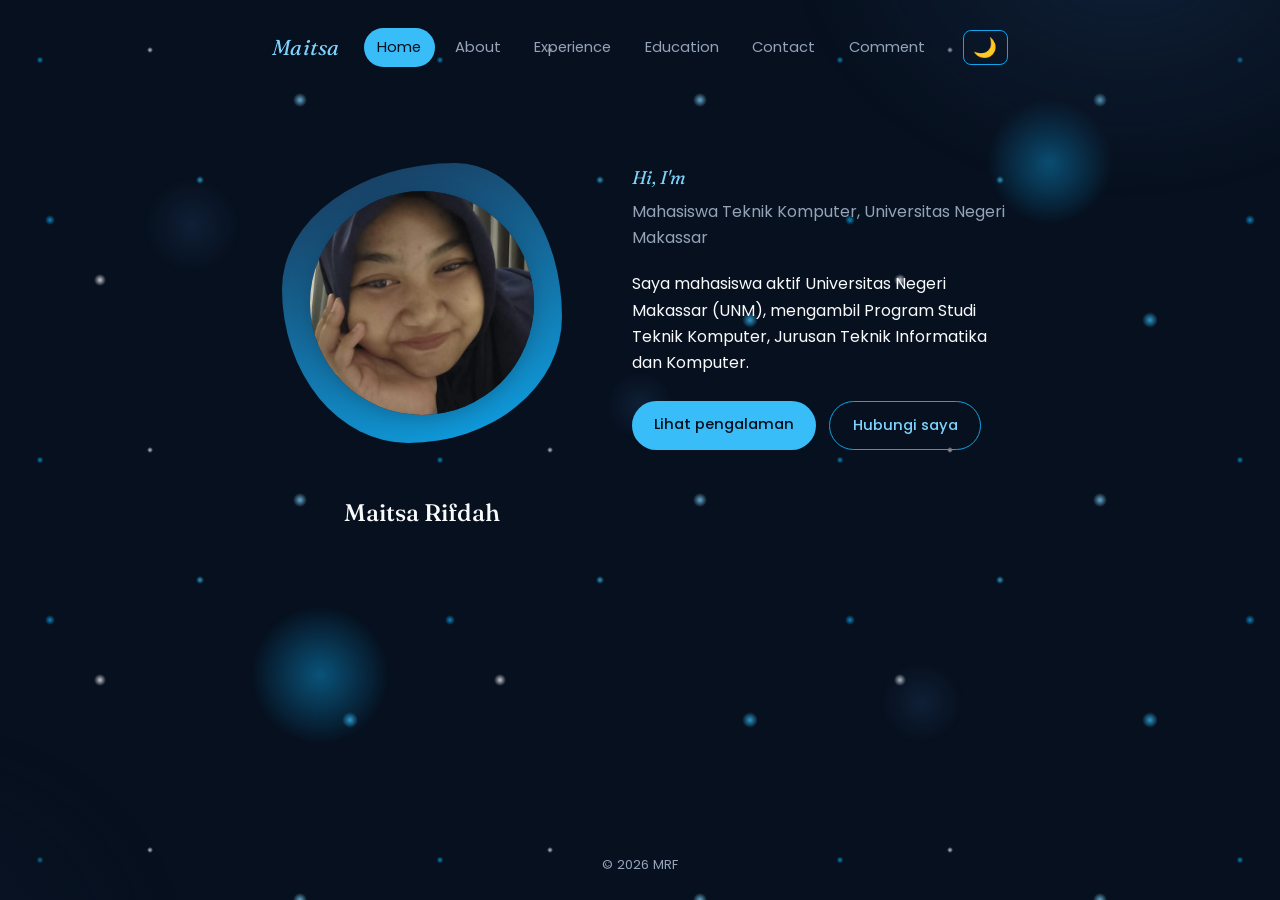
<file: index.html>
<!DOCTYPE html>
<html lang="id">
<head>
</script>
<meta charset="UTF-8">
<meta name="viewport" content="width=device-width, initial-scale=1.0">
<link rel="stylesheet" href="style.css">
<title>Home</title>

</head>
<body>
<div class="page">

<div class="absurd-wrapper">
    <div class="absurd-item a1"> .✦ ݁˖</div>
</div>

<nav class="navbar">
    <a href="index.html" class="brand">Maitsa<span></span></a>
    <ul class="nav-links">
    <li><a href="index.html" class="active">Home</a></li>
    <li><a href="about.html">About</a></li>
    <li><a href="pengalaman.html">Experience</a></li>
    <li><a href="pendidikan.html">Education</a></li>
    <li><a href="contact.html">Contact</a></li>
    <li><a href="comment.html">Comment</a></li>
    </ul>
        <button id="theme-toggle" class="btn-ghost" style="padding: 0.3rem 0.6rem; font-size: 1.2rem; cursor: pointer; border-radius: 8px; border: 1.5px solid var(--sky); background: transparent;">🌙</button>
</nav>
</nav>

<main class="content">
    <section class="hero">
        <div class="hero-left">
        <div class="avatar-wrap">
        <div class="avatar-blob"></div>
        <div class="avatar-circle">
        <span> <img src="fotolagi.jpeg" alt="Foto Maitsa"></span>
        </div>
        </div>
        <br> 
        <h2 class="nama-bawah">Maitsa Rifdah</h2>
    </div>

    <div class="hero-text">
        <p class="hero-greeting">
            <span id="typing-text"></span><span class="cursor"></span></p>
        <p class="hero-role">Mahasiswa Teknik Komputer, Universitas Negeri Makassar</p>
        <p>
        Saya mahasiswa aktif Universitas Negeri Makassar (UNM),
        mengambil Program Studi Teknik Komputer, Jurusan Teknik Informatika
        dan Komputer. 
        </p>
        <div class="hero-actions">
        <a href="pengalaman.html" class="btn btn-primary">Lihat pengalaman</a>
        <a href="contact.html" class="btn btn-ghost">Hubungi saya</a>
        </div>
    </div>
    </section>
</main>

<footer>© 2026 MRF </footer>

</div>
<script>
    const toggleButton = document.getElementById('theme-toggle');
    const rootElement = document.documentElement;
    const currentTheme = localStorage.getItem('theme');
    
    if (currentTheme === 'light') {
        rootElement.setAttribute('data-theme', 'light');
        toggleButton.textContent = '☀️'; 
    }
    toggleButton.addEventListener('click', () => {
        let theme = rootElement.getAttribute('data-theme');
        
        if (theme === 'light') {
            rootElement.removeAttribute('data-theme');
            localStorage.setItem('theme', 'dark');
            toggleButton.textContent = '🌙';
        } else {
            rootElement.setAttribute('data-theme', 'light');
            localStorage.setItem('theme', 'light');
            toggleButton.textContent = '☀️';
        }
    });
</script>
<script>
    const textTarget = document.getElementById("typing-text");
    const words = ["Hi, I'm"];
    let wordIndex = 0;
    let charIndex = 0;
    let isDeleting = false;

    function typeEffect() {
        const currentWord = words[wordIndex];
        if (isDeleting) {
            textTarget.textContent = currentWord.substring(0, charIndex - 1);
            charIndex--;
        } else {
            textTarget.textContent = currentWord.substring(0, charIndex + 1);
            charIndex++;
        }

        let typingSpeed = 150; 
        if (!isDeleting && charIndex === currentWord.length) {
            typingSpeed = 2000; 
            isDeleting = true;
        } else if (isDeleting && charIndex === 0) {
            isDeleting = false;
            wordIndex = (wordIndex + 1) % words.length;
            typingSpeed = 500;
        }
        setTimeout(typeEffect, typingSpeed);
    }
    document.addEventListener("DOMContentLoaded", typeEffect);
</script>
</body>
</html>
</file>
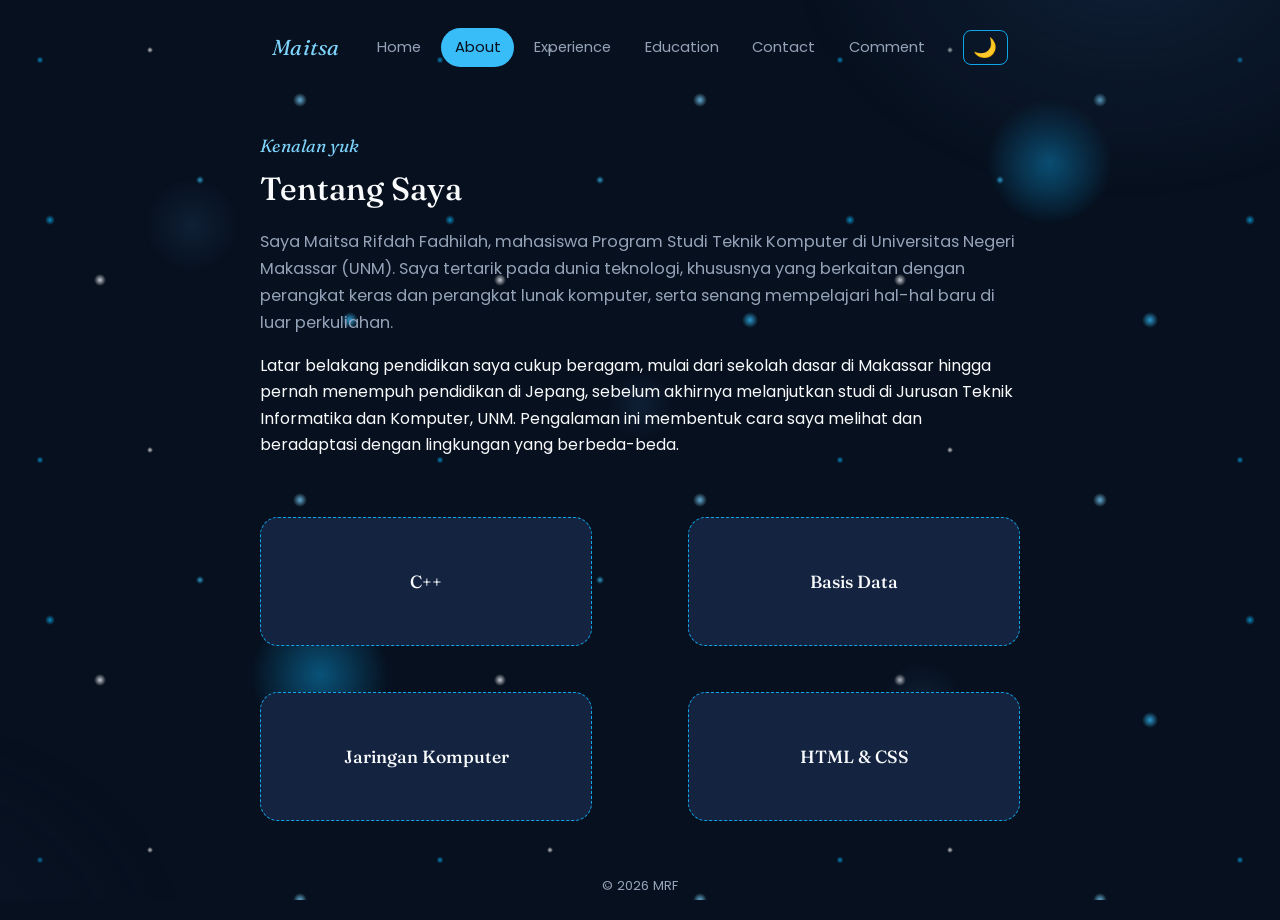
<file: about.html>
<!DOCTYPE html>
<html lang="id">
<head>
<meta charset="UTF-8">
<meta name="viewport" content="width=device-width, initial-scale=1.0">
<link rel="stylesheet" href="style.css">
<title>About</title>
</head>
<body>

<div class="page">

    <nav class="navbar">
    <a href="index.html" class="brand">Maitsa<span></span></a>
    <ul class="nav-links">
    <li><a href="index.html">Home</a></li>
    <li><a href="about.html" class="active">About</a></li>
    <li><a href="pengalaman.html">Experience</a></li>
    <li><a href="pendidikan.html">Education</a></li>
    <li><a href="contact.html">Contact</a></li>
    <li><a href="comment.html">Comment</a></li>
    </ul>
    <button id="theme-toggle" class="btn-ghost" style="padding: 0.3rem 0.6rem; font-size: 1.2rem; cursor: pointer; border-radius: 8px; border: 1.5px solid var(--sky); background: transparent;">🌙</button>
    </nav>

    <main class="content">
    <p class="eyebrow">Kenalan yuk</p>
    <h1>Tentang Saya</h1>
    <p class="lead">
    Saya Maitsa Rifdah Fadhilah, mahasiswa Program Studi Teknik Komputer di
    Universitas Negeri Makassar (UNM). Saya tertarik pada dunia teknologi,
    khususnya yang berkaitan dengan perangkat keras dan perangkat lunak
    komputer, serta senang mempelajari hal-hal baru di luar perkuliahan.
    </p>
    <p>
    Latar belakang pendidikan saya cukup beragam, mulai dari sekolah dasar
    di Makassar hingga pernah menempuh pendidikan di Jepang, sebelum
    akhirnya melanjutkan studi di Jurusan Teknik Informatika dan Komputer,
    UNM. Pengalaman ini membentuk cara saya melihat dan beradaptasi dengan
    lingkungan yang berbeda-beda. 
    </p>
    <br>
    <div class="experience-grid">
        <div class="empty-state" style="justify-content: center; align-items: center; text-align: center;">
            <h3 style="margin: 0;">C++</h3>
        </div>
        <div class="empty-state" style="justify-content: center; align-items: center; text-align: center;">
            <h3 style="margin: 0;">Basis Data</h3>
        </div>
        <div class="empty-state" style="justify-content: center; align-items: center; text-align: center;">
            <h3 style="margin: 0;">Jaringan Komputer</h3>
        </div>
        <div class="empty-state" style="justify-content: center; align-items: center; text-align: center;">
            <h3 style="margin: 0;">HTML & CSS</h3>
        </div>
    </div>
</main>

<footer>© 2026 MRF</footer>

</div>
<script>
    const toggleButton = document.getElementById('theme-toggle');
    const rootElement = document.documentElement;
    const currentTheme = localStorage.getItem('theme');
    
    if (currentTheme === 'light') {
        rootElement.setAttribute('data-theme', 'light');
        toggleButton.textContent = '☀️';
    }
    if (toggleButton) {
        toggleButton.addEventListener('click', () => {
            let theme = rootElement.getAttribute('data-theme');
            
            if (theme === 'light') {
                rootElement.removeAttribute('data-theme');
                localStorage.setItem('theme', 'dark');
                toggleButton.textContent = '🌙';
            } else {
                rootElement.setAttribute('data-theme', 'light');
                localStorage.setItem('theme', 'light');
                toggleButton.textContent = '☀️';
            }
        });
    }
</script>
</body>
</html>
</file>
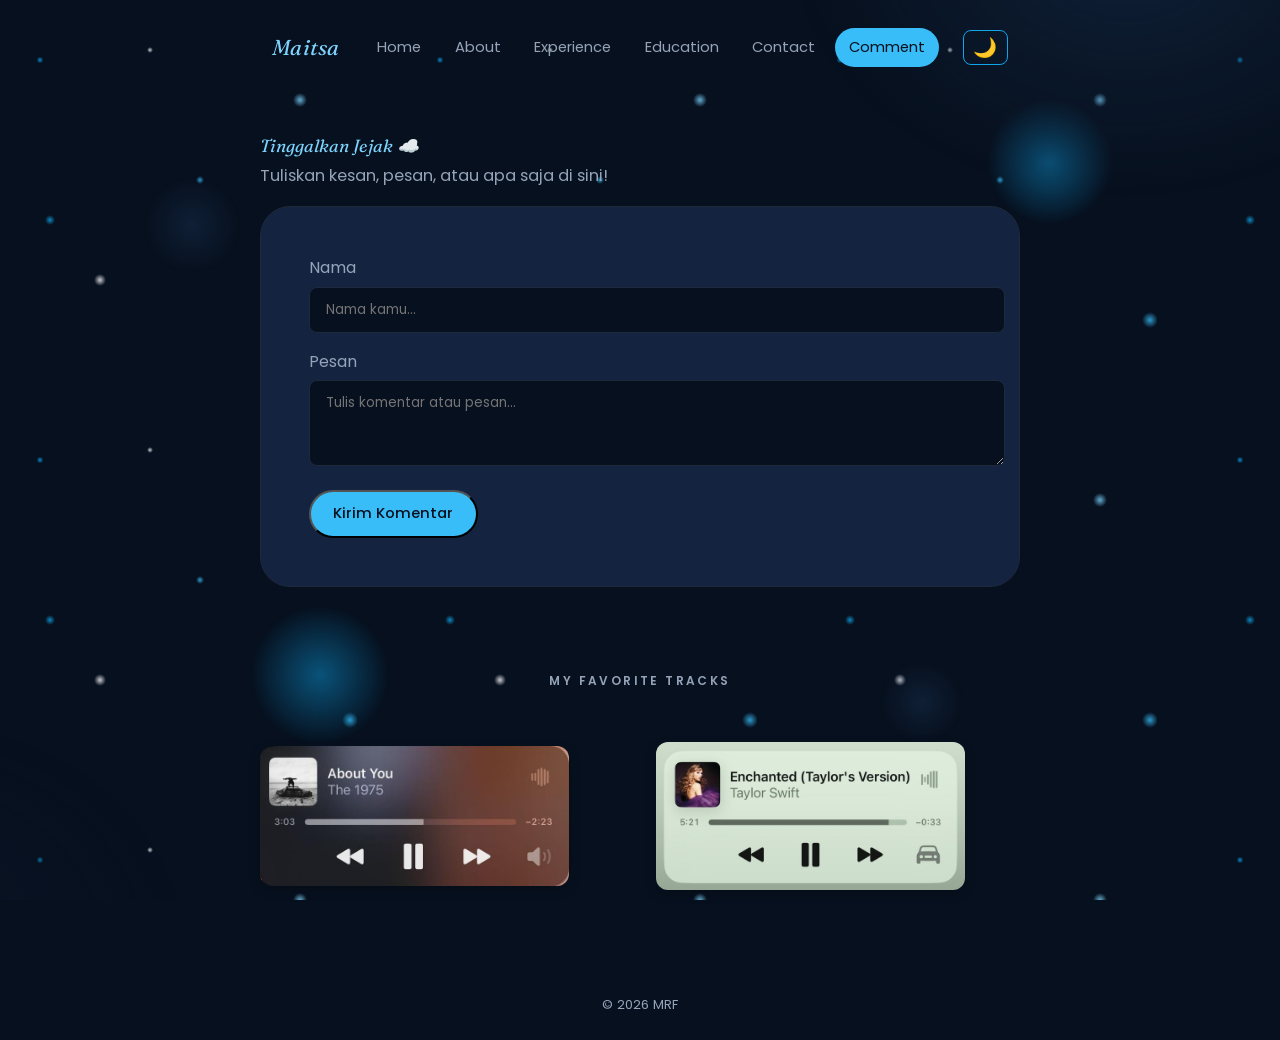
<file: comment.html>
<!DOCTYPE html>
    <html lang="id">
    <head>
        <meta charset="UTF-8">
        <meta name="viewport" content="width=device-width, initial-scale=1.0">
            <link rel="stylesheet" href="style.css">
        <title>Comment</title>
    </head>
    <body>

<div class="page">

<nav class="navbar">
    <a href="index.html" class="brand">Maitsa<span></span></a>
    <ul class="nav-links">
    <li><a href="index.html">Home</a></li>
    <li><a href="about.html">About</a></li>
    <li><a href="pengalaman.html">Experience</a></li>
    <li><a href="pendidikan.html">Education</a></li>
    <li><a href="contact.html">Contact</a></li>
    <li><a href="comment.html" class="active">Comment</a></li>
    </ul>
    <button id="theme-toggle" class="btn-ghost" style="padding: 0.3rem 0.6rem; font-size: 1.2rem; cursor: pointer; border-radius: 8px; border: 1.5px solid var(--sky); background: transparent;">🌙</button>
    </nav>
    

<main class="content">
    <p class="eyebrow">Tinggalkan Jejak ☁️</p>
    <p class="lead">Tuliskan kesan, pesan, atau apa saja di sini!</p>

    <div class="comment-section">
        <form action="#" method="GET" class="comment-form" onsubmit="event.preventDefault(); alert('Fitur interaktif murni CSS/HTML: Komentar Anda tersimpan secara lokal di halaman ini!');">
            <div class="form-group">
                <label for="nama">Nama</label>
                <input type="text" id="nama" placeholder="Nama kamu..." required>
            </div>
            <div class="form-group">
                <label for="pesan">Pesan</label>
                <textarea id="pesan" rows="3" placeholder="Tulis komentar atau pesan..." required></textarea>
            </div>
            <button type="submit" class="btn btn-primary">Kirim Komentar</button>
        </form>

  <br><br>
    <div class="favorite-tracks-section">
        <center><p class="section-subtitle">MY FAVORITE TRACKS</p></center><br>
        <div class="tracks-grid">
            <img src="about_youu.jpeg" alt="About You - The 1975" class="track-image">
            <img src="enchanted.jpg" alt="Enchanted - Taylor Swift" class="track-image">

        </div>
    </div>
</main>
            <footer>© 2026 MRF</footer>
        </div>
<script>
    const toggleButton = document.getElementById('theme-toggle');
    const rootElement = document.documentElement;
    const currentTheme = localStorage.getItem('theme');
    
    if (currentTheme === 'light') {
        rootElement.setAttribute('data-theme', 'light');
        toggleButton.textContent = '☀️'; 
    }
    toggleButton.addEventListener('click', () => {
        let theme = rootElement.getAttribute('data-theme');
        
        if (theme === 'light') {
            rootElement.removeAttribute('data-theme');
            localStorage.setItem('theme', 'dark');
            toggleButton.textContent = '🌙';
        } else {
            rootElement.setAttribute('data-theme', 'light');
            localStorage.setItem('theme', 'light');
            toggleButton.textContent = '☀️';
        }
    });
</script>
    </body>
</html>
</file>
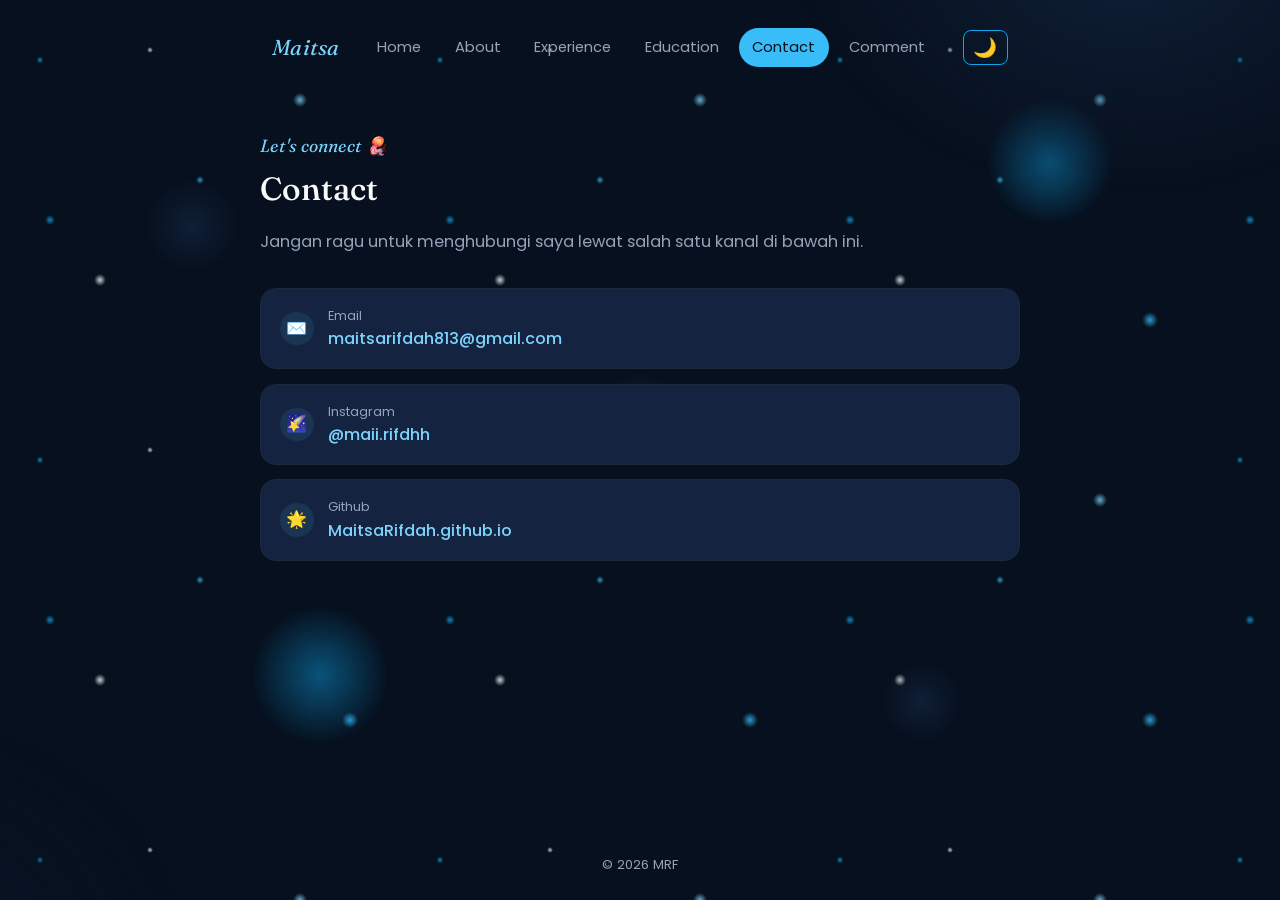
<file: contact.html>
<!DOCTYPE html>
<html lang="id">
<head>
<meta charset="UTF-8">
<meta name="viewport" content="width=device-width, initial-scale=1.0">
<link rel="stylesheet" href="style.css">
<title>Contact</title>
</head>
<body>

<div class="page">

<nav class="navbar">
    <a href="index.html" class="brand">Maitsa<span></span></a>
    <ul class="nav-links">
    <li><a href="index.html">Home</a></li>
    <li><a href="about.html">About</a></li>
    <li><a href="pengalaman.html">Experience</a></li>
    <li><a href="pendidikan.html">Education</a></li>
    <li><a href="contact.html" class="active">Contact</a></li>
    <li><a href="comment.html">Comment</a></li>
    </ul>
    <button id="theme-toggle" class="btn-ghost" style="padding: 0.3rem 0.6rem; font-size: 1.2rem; cursor: pointer; border-radius: 8px; border: 1.5px solid var(--sky); background: transparent;">🌙</button>
</nav>

<main class="content">
    <p class="eyebrow">Let's connect 🪼</p>
    <h1>Contact</h1>
    <p class="lead">Jangan ragu untuk menghubungi saya lewat salah satu kanal di bawah ini.</p>

    <ul class="contact-list">
    <li>
        <span class="contact-icon">✉️</span>
        <span>
        <span class="contact-label">Email</span>
        <a href="mailto:maitsarifdah813@gmail.com">maitsarifdah813@gmail.com</a>
        </span>
    </li>
    <li>
        <span class="contact-icon">🌠</span>
        <span>
        <span class="contact-label">Instagram</span>
        <a href="https://www.instagram.com/maii.rifdhh/" target="_blank" rel="noopener">@maii.rifdhh</a>
        </span>
    </li>
    <li> 
        <span class="contact-icon">🌟</span>
        <span>
        <span class="contact-label">Github</span>
        <a href="https://github.com/MaitsaRifdah/MaitsaRifdah.github.io" target="_blank" rel="noopener">MaitsaRifdah.github.io</a>
    </span>
    </li>
    </ul>
</main>

<footer>© 2026 MRF</footer>

</div>
<script>
    const toggleButton = document.getElementById('theme-toggle');
    const rootElement = document.documentElement;
    const currentTheme = localStorage.getItem('theme');
    
    if (currentTheme === 'light') {
        rootElement.setAttribute('data-theme', 'light');
        toggleButton.textContent = '☀️';
    }
    toggleButton.addEventListener('click', () => {
        let theme = rootElement.getAttribute('data-theme');
        
        if (theme === 'light') {
            rootElement.removeAttribute('data-theme');
            localStorage.setItem('theme', 'dark');
            toggleButton.textContent = '🌙';
        } else {
            rootElement.setAttribute('data-theme', 'light');
            localStorage.setItem('theme', 'light');
            toggleButton.textContent = '☀️';
        }
    });
</script>
</body>
</html>
</file>
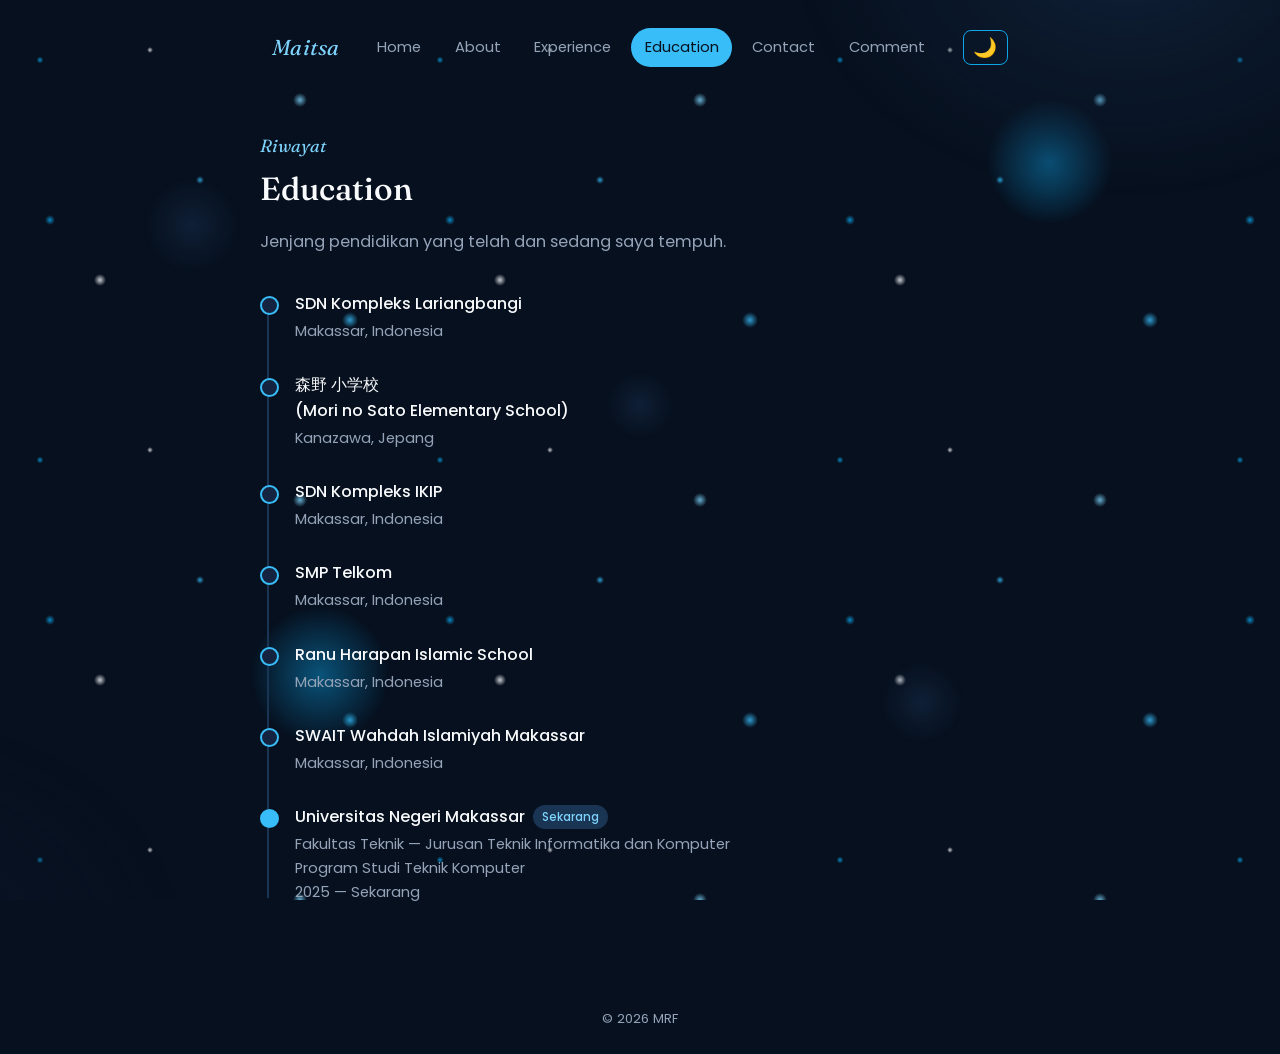
<file: pendidikan.html>
<!DOCTYPE html>
<html lang="id">

<head>
<meta charset="UTF-8">
<meta name="viewport" content="width=device-width, initial-scale=1.0">
<link rel="stylesheet" href="style.css">
<title>Maitsa Rifdah Fadhilah — Education</title>
</head>
<body>

<div class="page">

<nav class="navbar">
    <a href="index.html" class="brand">Maitsa<span></span></a>
    <ul class="nav-links">
    <li><a href="index.html">Home</a></li>
    <li><a href="about.html">About</a></li>
    <li><a href="pengalaman.html">Experience</a></li>
    <li><a href="pendidikan.html" class="active">Education</a></li>
    <li><a href="contact.html">Contact</a></li>
    <li><a href="comment.html">Comment</a></li>
    </ul>
    <button id="theme-toggle" class="btn-ghost" style="padding: 0.3rem 0.6rem; font-size: 1.2rem; cursor: pointer; border-radius: 8px; border: 1.5px solid var(--sky); background: transparent;">🌙</button>
</nav>


    <main class="content">
    <p class="eyebrow">Riwayat</p>
    <h1>Education</h1>
    <p class="lead">Jenjang pendidikan yang telah dan sedang saya tempuh.</p>

    <ul class="timeline">
    <li>
        <p class="school">SDN Kompleks Lariangbangi</p>
        <p class="school-sub">Makassar, Indonesia</p>
    </li>
    <li>
        <p class="school">森野 小学校 <br>
            (Mori no Sato Elementary School) </p>
        <p class="school-sub">Kanazawa, Jepang</p>
    </li>
    <li>
        <p class="school">SDN Kompleks IKIP</p>
        <p class="school-sub">Makassar, Indonesia</p>
    </li>
    <li>
        <p class="school">SMP Telkom</p>
        <p class="school-sub">Makassar, Indonesia 
        </p>
    </li>
    <li>
        <p class="school">Ranu Harapan Islamic School</p>
        <p class="school-sub">Makassar, Indonesia
        </p>
    </li>
    <li>
        <p class="school">SWAIT Wahdah Islamiyah Makassar</p>
        <p class="school-sub">Makassar, Indonesia
        </p>
    </li>
    <li class="current">
        <p class="school">Universitas Negeri Makassar<span class="tag">Sekarang</span></p>
        <p class="school-sub">
        Fakultas Teknik — Jurusan Teknik Informatika dan Komputer<br>
        Program Studi Teknik Komputer<br>
        2025 — Sekarang
        </p>
    </li>
    </ul>
</main>

<footer>© 2026 MRF</footer>

</div>
<script>
    const toggleButton = document.getElementById('theme-toggle');
    const rootElement = document.documentElement;
    const currentTheme = localStorage.getItem('theme');
    
    if (currentTheme === 'light') {
        rootElement.setAttribute('data-theme', 'light');
        toggleButton.textContent = '☀️'; 
    }
    toggleButton.addEventListener('click', () => {
        let theme = rootElement.getAttribute('data-theme');
        
        if (theme === 'light') {
            rootElement.removeAttribute('data-theme');
            localStorage.setItem('theme', 'dark');
            toggleButton.textContent = '🌙';
        } else {
            rootElement.setAttribute('data-theme', 'light');
            localStorage.setItem('theme', 'light');
            toggleButton.textContent = '☀️';
        }
    });
</script>
</body>
</html>
</file>
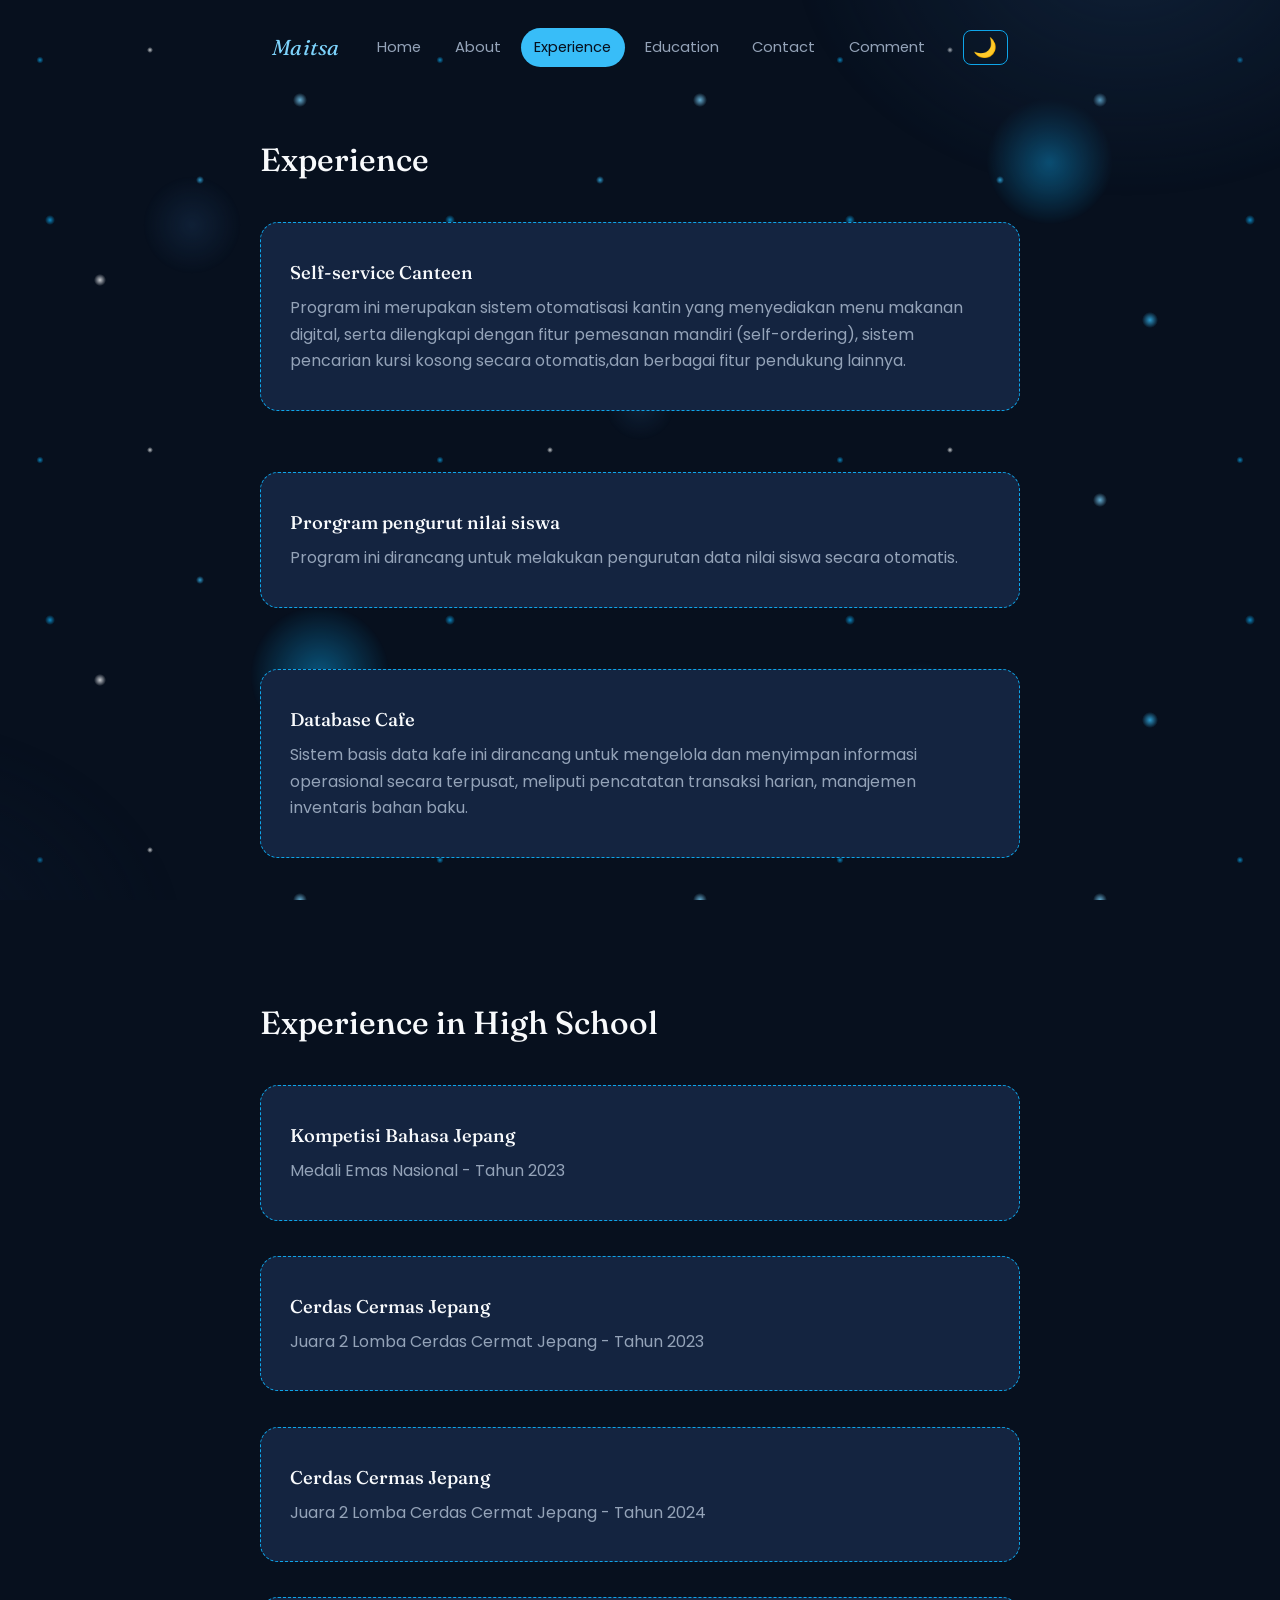
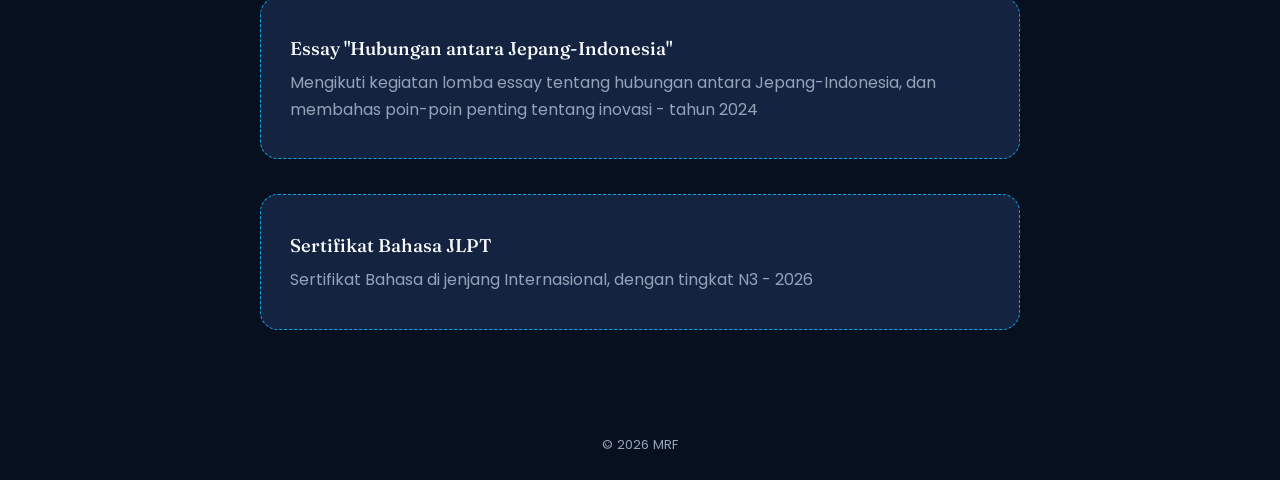
<file: pengalaman.html>
<!DOCTYPE html>
<html lang="id">
<head>
<meta charset="UTF-8">
<meta name="viewport" content="width=device-width, initial-scale=1.0">
<link rel="stylesheet" href="style.css">
<title>Experience</title>
</head>
<body>

<div class="page">

    <nav class="navbar">
    <a href="index.html" class="brand">Maitsa<span></span></a>
    <ul class="nav-links">
        <li><a href="index.html">Home</a></li>
        <li><a href="about.html">About</a></li>
        <li><a href="pengalaman.html" class="active">Experience</a></li>
        <li><a href="pendidikan.html">Education</a></li>
        <li><a href="contact.html">Contact</a></li>
        <li><a href="comment.html">Comment</a></li>
    </ul>
    <button id="theme-toggle" class="btn-ghost" style="padding: 0.3rem 0.6rem; font-size: 1.2rem; cursor: pointer; border-radius: 8px; border: 1.5px solid var(--sky); background: transparent;">🌙</button>
    </nav>

    <main class="content">
    <p class="eyebrow"></p>
    <h1>Experience</h1>
    

    <div class="empty-state">
        <h3>Self-service Canteen</h3>
        <p>Program ini merupakan sistem otomatisasi kantin yang menyediakan menu makanan digital, 
        serta dilengkapi dengan fitur pemesanan mandiri (self-ordering), sistem pencarian kursi kosong secara otomatis,dan berbagai fitur pendukung lainnya.</p>
    </div>
    <br>
    <div class="empty-state">
        <h3>Prorgram pengurut nilai siswa</h3>
        <p>Program ini dirancang untuk melakukan pengurutan data nilai siswa secara otomatis.</p>
    </div>
    <br>
    <div class="empty-state">
        <h3>Database Cafe</h3>
        <p>
            Sistem basis data kafe ini dirancang untuk mengelola dan menyimpan informasi operasional 
            secara terpusat, meliputi pencatatan transaksi harian, manajemen inventaris bahan baku.
        </p>
    </div>
</main>

    <main class="content">
    <p class="eyebrow"><h1>Experience in High School</h1></p>
        <div class="empty-state">
            <h3>Kompetisi Bahasa Jepang</h3>
            <p>Medali Emas Nasional - Tahun 2023</p>
        </div>
        <div class="empty-state">
            <h3>Cerdas Cermas Jepang</h3>
            <p>Juara 2 Lomba Cerdas Cermat Jepang - Tahun 2023</p>
        </div>
         <div class="empty-state">
            <h3>Cerdas Cermas Jepang</h3>
            <p>Juara 2 Lomba Cerdas Cermat Jepang - Tahun 2024</p>
        </div>
         <div class="empty-state">
            <h3>Essay "Hubungan antara Jepang-Indonesia"</h3>
            <p>Mengikuti kegiatan lomba essay tentang hubungan antara Jepang-Indonesia, dan membahas poin-poin penting tentang inovasi - tahun 2024</p>
        </div>
         <div class="empty-state">
            <h3>Sertifikat Bahasa JLPT</h3>
            <p>Sertifikat Bahasa di jenjang Internasional, dengan tingkat N3 - 2026</p>
        </div>
        </main>
    

    <footer>© 2026 MRF</footer>

</div>
<script>
    const toggleButton = document.getElementById('theme-toggle');
    const rootElement = document.documentElement;
    const currentTheme = localStorage.getItem('theme');

    if (currentTheme === 'light') {
        rootElement.setAttribute('data-theme', 'light');
        toggleButton.textContent = '☀️'; 
    }
    toggleButton.addEventListener('click', () => {
        let theme = rootElement.getAttribute('data-theme');
        
        if (theme === 'light') {
            rootElement.removeAttribute('data-theme');
            localStorage.setItem('theme', 'dark');
            toggleButton.textContent = '🌙';
        } else {
            rootElement.setAttribute('data-theme', 'light');
            localStorage.setItem('theme', 'light');
            toggleButton.textContent = '☀️';
        }
    });
</script>
</body>
</html>
</file>
<file: style.css>
@import url('https://fonts.googleapis.com/css2?family=Fraunces:ital,opsz,wght@0,9..144,400;0,9..144,500;0,9..144,600;1,9..144,500&family=Poppins:wght@300;400;500;600&display=swap');

:root {
  --bg: #07101E;         
  --bg-soft: #0E1B31;    
  --surface: #142440;   

  --sky-pale: #1A3454;   
  --sky: #0EA5E9;       
  --sky-deep: #38BDF8;   
  --sky-ink: #7DD3FC;    

  --text-main: #F8FAFC;  
  --text-soft: #94A3B8; 

  --line: #1E293B;      
  --dark-ink: #07101E;  

  --font-display: "Fraunces", serif;
  --font-body: "Poppins", sans-serif;

  --max-w: 760px;
}

html[data-theme="light"] {
  --bg: #F0F9FF;         
  --bg-soft: #E0F2FE;    
  --surface: #FFFFFF;    
  --sky-pale: #BAE6FD;   
  --sky: #7DD3FC;        
  --sky-deep: #0EA5E9;   
  --sky-ink: #0284C7;    
  --text-main: #0F172A;  
  --text-soft: #475569;  
  --line: #BAE6FD;       
  --dark-ink: #FFFFFF;   
}
#theme-switch

* {
    box-sizing: border-box;
}

html {
    scroll-behavior: smooth;
}

body {
margin: 0;
background: var(--bg);
color: var(--text-main);
font-family: var(--font-body);
font-weight: 400;
line-height: 1.65;
-webkit-font-smoothing: antialiased;
}

a {
    color: inherit;
}

a:focus-visible,
button:focus-visible {
outline: 2px solid var(--sky-deep);
outline-offset: 3px;
border-radius: 4px;
}

h1, h2, h3, h4 {
font-family: var(--font-display);
color: var(--text-main);
margin: 0 0 0.4em 0;
font-weight: 500;
}

p {
margin: 0 0 1em 0;
}

.page {
min-height: 100vh;
display: flex;
flex-direction: column;
}

.content {
flex: 1;
width: 100%;
max-width: var(--max-w);
margin: 0 auto;
padding: 3.5rem 1.5rem 5rem;
}

body::before {
  content: "";
  position: fixed;
  inset: 0;
  z-index: -1;
  background:
    radial-gradient(560px 420px at 88% -6%, var(--sky-pale), transparent 60%),
    radial-gradient(480px 380px at -8% 105%, var(--bg-soft), transparent 60%),
    radial-gradient(70px 70px at 15% 25%, var(--sky-pale), transparent 70%),
    radial-gradient(90px 90px at 82% 18%, var(--sky), transparent 70%),
    radial-gradient(60px 60px at 72% 78%, var(--sky-pale), transparent 70%),
    radial-gradient(100px 100px at 25% 75%, var(--sky), transparent 70%),
    radial-gradient(50px 50px at 50% 45%, var(--sky-pale), transparent 70%);
  opacity: 0.45;
  pointer-events: none;
}

.navbar {
display: flex;
align-items: center;
justify-content: space-between;
flex-wrap: wrap;
gap: 0.75rem 1.5rem;
max-width: var(--max-w);
margin: 0 auto;
padding: 1.75rem 1.5rem 0.5rem;
}

.brand {
font-family: var(--font-display);
font-style: italic;
font-size: 1.35rem;
text-decoration: none;
color: var(--sky-ink);
letter-spacing: 0.01em;
}

.brand span {
color: var(--text-main);
}

.nav-links {
list-style: none;
display: flex;
flex-wrap: wrap;
gap: 0.4rem;
margin: 0;
padding: 0;
}

.nav-links li a {
display: inline-block;
text-decoration: none;
color: var(--text-soft);
font-size: 0.92rem;
padding: 0.45rem 0.85rem;
border-radius: 999px;
transition: background-color 0.15s ease, color 0.15s ease;
}

.nav-links li a:hover {
background: var(--sky-pale);
color: var(--sky-ink);
}

.nav-links li a.active {
background: var(--sky-deep);
color: var(--dark-ink);
}

.hero {
display: grid;
grid-template-columns: 1fr 1.2fr;
gap: 3rem;
align-items: start;
padding-top: 2rem;
}

.hero-left {
    display: flex;
    flex-direction: column;
    align-items: center;
    text-align: center;
}

.hero-right {
    display: flex;
    flex-direction: column;
    margin-top: 1rem;
}

.hero-greeting {
font-family: var(--font-display);
font-style: italic;
font-size: 1.15rem;
color: var(--sky-ink);
margin-bottom: 0.3em;
}

.hero h1 {
font-size: clamp(2rem, 4vw + 1rem, 2.9rem);
line-height: 1.15;
margin-bottom: 0.3em;
}

.hero-role {
font-size: 1rem;
color: var(--text-soft);
margin-bottom: 1.25em;
}

.hero-actions {
display: flex;
gap: 0.8rem;
flex-wrap: wrap;
margin-top: 1.5rem;
}

.btn {
display: inline-block;
text-decoration: none;
font-family: var(--font-body);
font-size: 0.92rem;
font-weight: 500;
padding: 0.7rem 1.4rem;
border-radius: 999px;
transition: transform 0.15s ease, box-shadow 0.15s ease, background-color 0.15s ease;
}

.btn-primary {
background: var(--sky-deep);
color: var(--dark-ink);
}

.btn-primary:hover {
background: var(--sky-ink);
transform: translateY(-1px);
}

.btn-ghost {
background: transparent;
color: var(--sky-ink);
border: 1.5px solid var(--sky);
}

.btn-ghost:hover {
background: var(--sky-pale);
}

.avatar-wrap {
position: relative;
width: 100%;
max-width: 280px;
margin-bottom: 1.5rem;
aspect-ratio: 1 / 1;
}

.avatar-blob {
position: absolute;
inset: 0;
background: linear-gradient(160deg, var(--sky-pale), var(--sky));
border-radius: 62% 38% 55% 45% / 45% 55% 45% 55%;
}

.avatar-circle {
position: absolute;
inset: 10%;
border-radius: 50%;
background: var(--surface);
display: flex;
align-items: center;
justify-content: center;
overflow: hidden;
box-shadow: 0 4px 20px rgba(0, 0, 0, 0.2);
}

.avatar-circle img {
width: 100%;
height: 100%;
object-fit: cover;
}

.avatar-initials {
font-family: var(--font-display);
font-style: italic;
font-size: 2.6rem;
color: var(--sky-deep);
}

.eyebrow {
font-family: var(--font-display);
font-style: italic;
color: var(--sky-ink);
font-size: 1.1rem;
margin-bottom: 0.2em;
}

.lead {
color: var(--text-soft);
font-size: 1.02rem;
}


.experience-grid {
  display: grid;
  grid-template-columns: 1fr 1fr; 
  gap: 6rem; 
  margin-top: 1rem;
}

.experience-grid .empty-state {
  margin-top: 0; 
  padding: 1.5rem; 
  height: 100%; 
  display: flex;
  flex-direction: column;
}

.experience-grid .empty-state h3 {
  margin-top: 0;
  font-size: 1.1rem;
}

.experience-grid .empty-state p {
  margin-bottom: 0;
  font-size: 0.9rem; 
}

@media (max-width: 640px) {
  .experience-grid {
    grid-template-columns: 3fr;
  }
}

.contact-list {
list-style: none;
margin: 2rem 0 0;
padding: 0;
display: flex;
flex-direction: column;
gap: 0.9rem;
}

.contact-list li {
display: flex;
align-items: center;
gap: 0.9rem;
padding: 1rem 1.2rem;
background: var(--surface);
border: 1px solid var(--line);
border-radius: 16px;
}

.contact-icon {
width: 2.1rem;
height: 2.1rem;
flex: none;
border-radius: 50%;
background: var(--sky-pale);
display: flex;
align-items: center;
justify-content: center;
font-size: 1.05rem;
color: var(--sky-ink);
}

.contact-list a {
text-decoration: none;
color: var(--sky-ink);
font-weight: 500;
}

.contact-list a:hover {
text-decoration: underline;
}

.contact-label {
display: block;
font-size: 0.8rem;
color: var(--text-soft);
}

.timeline {
list-style: none;
margin: 2.2rem 0 0;
padding: 0;
position: relative;
}

.timeline::before {
content: "";
position: absolute;
left: 7px;
top: 6px;
bottom: 6px;
width: 1.5px;
background: var(--sky-pale);
}

.timeline li {
position: relative;
padding-left: 2.2rem;
padding-bottom: 1.8rem;
}

.timeline li:last-child {
    padding-bottom: 0;
}

.timeline li::before {
content: "";
position: absolute;
left: 0;
top: 0.35rem;
width: 15px;
height: 15px;
border-radius: 50%;
background: var(--surface);
border: 2.5px solid var(--sky-deep);
}

.timeline .school {
font-weight: 500;
color: var(--text-main);
margin-bottom: 0.1em;
}

.timeline .school-sub {
color: var(--text-soft);
font-size: 0.92rem;
margin: 0;
}

.timeline li.current::before {
background: var(--sky-deep);
}

.tag {
display: inline-block;
font-size: 0.72rem;
color: var(--sky-ink);
background: var(--sky-pale);
padding: 0.15rem 0.55rem;
border-radius: 999px;
margin-left: 0.5rem;
vertical-align: middle;
}

.empty-state {
margin-top: 2.2rem;
padding: 2.2rem 1.8rem;
background: var(--surface);
border: 1px dashed var(--sky);
border-radius: 18px;
text-align: left;
}

.empty-state h3 {
    font-size: 1.15rem;
    margin-bottom: 0.35em;
    color: var(--text-main);
}

.empty-state p {
    color: var(--text-soft);
    margin-bottom: 0;
}

footer {
text-align: center;
padding: 1.5rem;
font-size: 0.82rem;
color: var(--text-soft);
}

@media (max-width: 640px) {
.hero {
    grid-template-columns: 1fr;
}

.avatar-wrap {
    order: -1;
    max-width: 180px;
}

    .fact-row {
    grid-template-columns: 1fr;
    gap: 0.2rem;
    }
}

@media (prefers-reduced-motion: reduce) {
    html {
    scroll-behavior: auto;
    }
    .btn {
    transition: none;
    }
}

.comment-form {
  background: var(--surface);
  padding: 3rem;
  border-radius: 30px;
  border: 1px solid var(--line);
  margin-bottom: 2rem;
}

.form-group {
  margin-bottom: 1rem;
}

.form-group label {
  display: block;
  font-size: 1rem;
  color: var(--text-soft);
  margin-bottom: 0.3rem;
}

.form-group input,
.form-group textarea {
  width: 100%;
  padding: 0.75rem 1rem;
  background: var(--bg);
  border: 1px solid var(--line);
  border-radius: 8px;
  color: var(--text-main);
  font-family: var(--font-body);
}

.form-group input:focus,
.form-group textarea:focus {
  outline: none;
  border-color: var(--sky);
}

.comments-container h3 {
  font-size: 1.15rem;
  margin-bottom: 1rem;
}

.cloud-bubble {
  position: relative;
  background: var(--surface);
  border: 2px solid var(--sky-pale);
  border-radius: 20px;
  padding: 1.2rem 1.5rem;
  margin-bottom: 1.2rem;
  box-shadow: 0 4px 15px rgba(0, 0, 0, 0.05);
}

.cloud-bubble::after {
  content: "";
  position: absolute;
  bottom: -10px;
  left: 40px;
  width: 15px;
  height: 15px;
  background: var(--surface);
  border-right: 2px solid var(--sky-pale);
  border-bottom: 2px solid var(--sky-pale);
  transform: rotate(45deg);
}

.comment-author {
  font-size: 0.8rem;
  font-weight: 600;
  color: var(--sky-ink);
  margin-bottom: 0.2rem;
}

.comment-text {
  font-size: 0.95rem;
  color: var(--text-main);
  margin: 0;
}

.image-row {
  display: flex;
  justify-content: center;
  gap: 1.5rem; 
  margin-top: 1rem;
}

.section-subtitle {
  font-family: var(--font-body); 
  font-size: 0.75rem;            
  font-weight: 600;              
  letter-spacing: 0.2em;         
  color: var(--text-soft);       
  text-transform: uppercase;     
  text-align: center;            
  margin-bottom: 1.5rem;         
}

.track-image {
  width: 85%;
  height: auto;
  border-radius: 12px; 
  box-shadow: 0 4px 12px rgba(0, 0, 0, 0.2); 
  object-fit: cover;
  transition: transform 0.2s ease;
}

.track-image:hover {
  transform: scale(1.02); 
}
.tracks-grid, 
.image-row {
  display: grid;
  grid-template-columns: 1fr 1fr;
  gap: 2rem; 
  align-items: center;
}

@keyframes turunDariAtas {
  from { opacity: 0; transform: translateY(-30px); }
  to { opacity: 1; transform: translateY(0); }
}

@keyframes naikDariBawah {
  from { opacity: 0; transform: translateY(40px); }
  to { opacity: 1; transform: translateY(0); }
}

@keyframes melayang {
  0% { transform: translateY(0px); }
  50% { transform: translateY(-12px); }
  100% { transform: translateY(0px); }
}
.navbar {
  animation: turunDariAtas 0.8s ease-out forwards;
}
.content {
  animation: naikDariBawah 1s ease-out forwards;
}
.avatar-wrap {
  animation: naikDariBawah 1s ease-out forwards, melayang 5s ease-in-out infinite 1s;
}

.empty-state, 
.contact-list li, 
.comment-form {
  transition: transform 0.3s ease, box-shadow 0.3s ease, border-color 0.3s ease;
}

.empty-state:hover, 
.contact-list li:hover {
  transform: translateY(-6px);
  box-shadow: 0 10px 25px rgba(14, 165, 233, 0.15);
  border-color: var(--sky-deep);
}

.absurd-wrapper {
  position: fixed;
  inset: 0;
  pointer-events: none; 
  z-index: -2; 
  overflow: hidden;
}

.absurd-item {
  position: absolute;
  font-size: 3rem;
  opacity: 0.4; 
  filter: drop-shadow(0 0 15px var(--sky)); 
}

@keyframes gerakMabuk1 {
  0% { transform: translate(0vw, 0vh) rotate(0deg) scale(1); }
  25% { transform: translate(30vw, 80vh) rotate(120deg) scale(1.5); }
  50% { transform: translate(80vw, 30vh) rotate(240deg) scale(0.5); }
  75% { transform: translate(40vw, 10vh) rotate(300deg) scale(1.2); }
  100% { transform: translate(0vw, 0vh) rotate(360deg) scale(1); }
}

@keyframes gerakMabuk2 {
  0% { transform: translate(90vw, 90vh) rotate(0deg) scale(1); }
  33% { transform: translate(10vw, 60vh) rotate(-180deg) scale(2.5); }
  66% { transform: translate(70vw, 10vh) rotate(180deg) scale(0.8); }
  100% { transform: translate(90vw, 90vh) rotate(0deg) scale(1); }
}
.a1 { top: -10%; left: -10%; animation: gerakMabuk1 18s infinite linear; }

body::after {
  content: "";
  position: fixed;
  inset: 0;
  z-index: -2;
  pointer-events: none;

  background-image:
    radial-gradient(3.5px 3.5px at 40px 60px, var(--sky), transparent),
    radial-gradient(4px 4px at 200px 180px, var(--sky-deep), transparent),
    radial-gradient(6px 6px at 100px 280px, var(--text-main), transparent),
    radial-gradient(7px 7px at 300px 100px, var(--sky-ink), transparent),
    radial-gradient(8px 8px at 350px 320px, var(--sky-deep), transparent),
    radial-gradient(3px 3px at 150px 50px, var(--text-main), transparent),
    radial-gradient(5px 5px at 50px 220px, var(--sky), transparent);
  
  background-size: 400px 400px; 
  opacity: 0.8;
  animation: saljuCepat 9s linear infinite;
}

@keyframes saljuCepat {
  0% {
    background-position: 0px 0px;
  }
  100% {
    background-position: 400px 400px; 
  }
}
.cursor {
    display: inline-block;
    color: var(--sky-ink);
    animation: blink 0.7s infinite;
    font-weight: 300;
    margin-left: 2px;
}
@keyframes blink {
    0%, 100% { opacity: 1; }
    50% { opacity: 0; }
}
</file>
